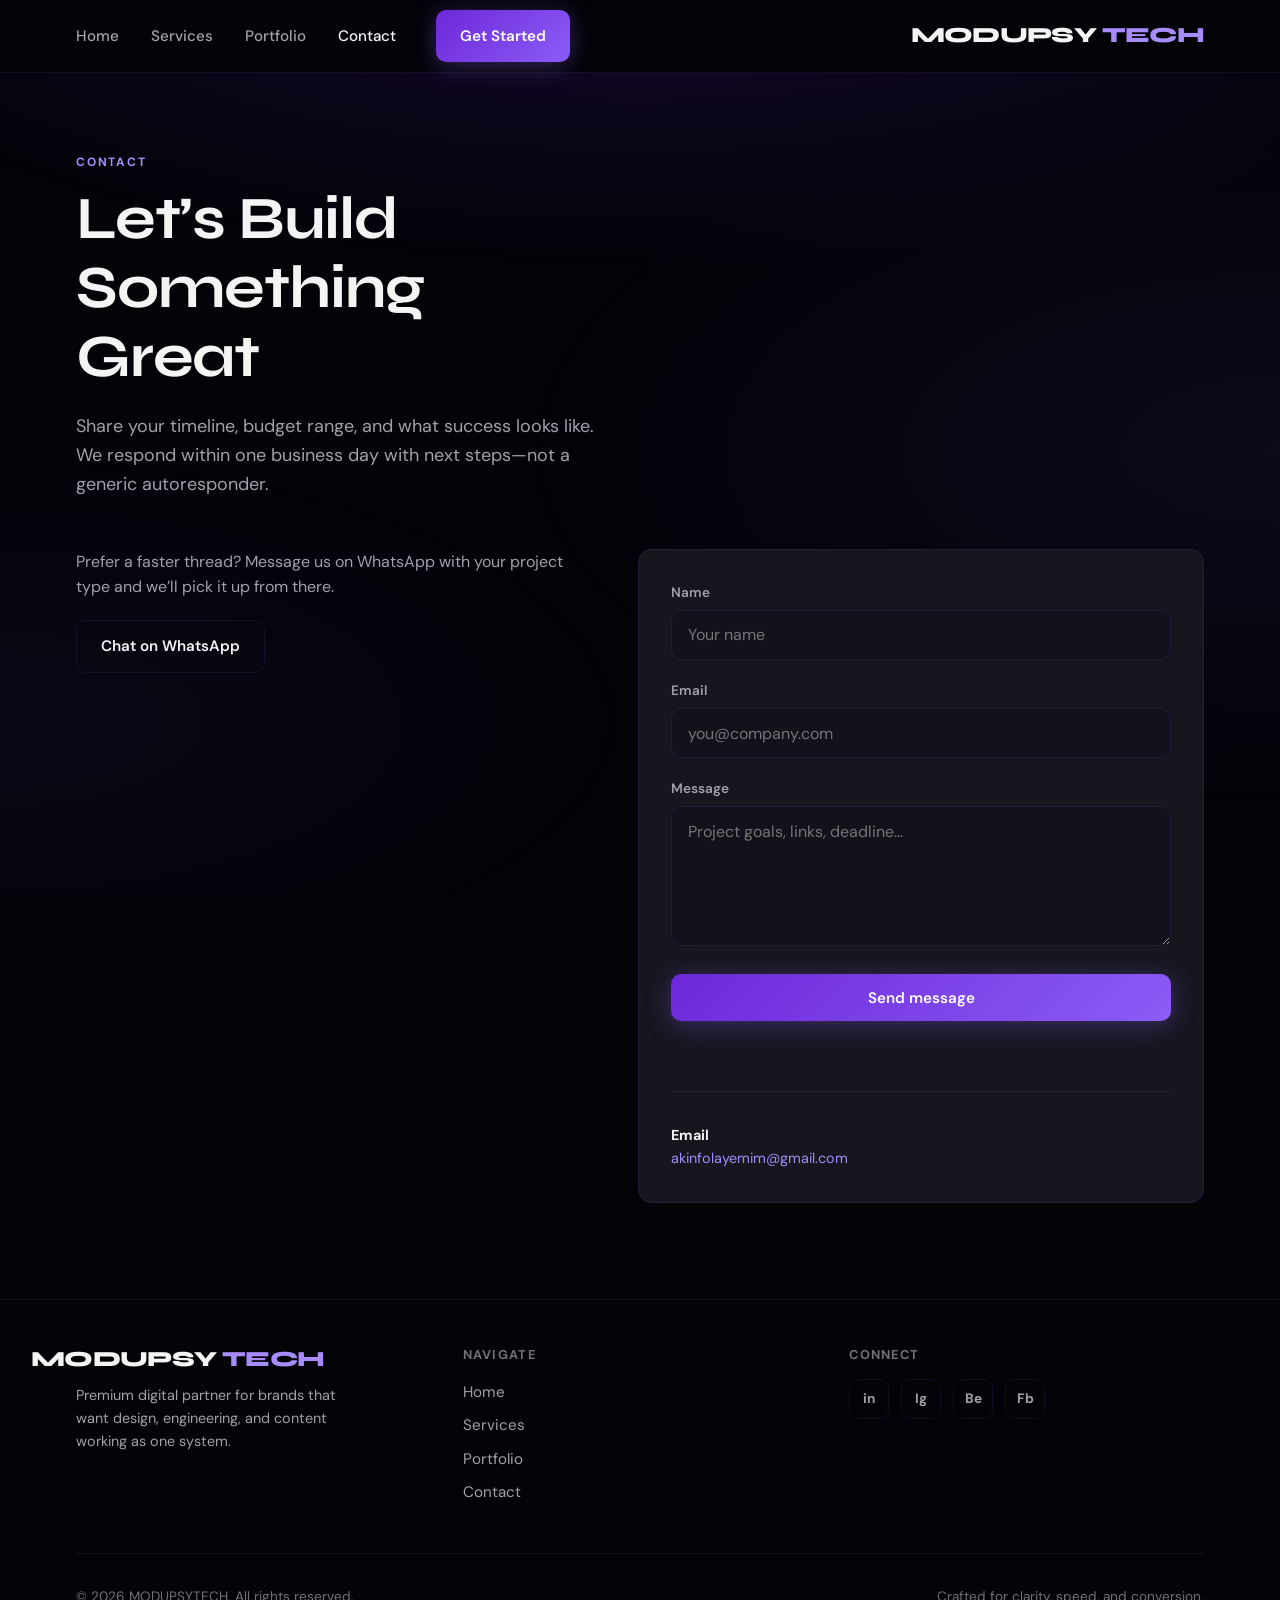
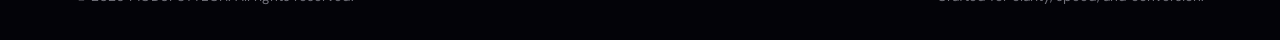
<file: contact.html>
<!DOCTYPE html>
<html lang="en">
  <head>
    <meta charset="UTF-8" />
    <meta name="viewport" content="width=device-width, initial-scale=1.0" />
    <meta name="theme-color" content="#030308" />
    <link rel="icon" href="favicon.svg" type="image/svg+xml" />
    <link rel="apple-touch-icon" href="favicon.svg" />
    <meta name="description" content="Contact CBEMM — tell us about your project. Web, design, social, and video." />
    <title>Contact — MODUPSYTECH</title>
    <link rel="preconnect" href="https://fonts.googleapis.com" />
    <link rel="preconnect" href="https://fonts.gstatic.com" crossorigin />
    <link
      href="https://fonts.googleapis.com/css2?family=DM+Sans:ital,opsz,wght@0,9..40,400;0,9..40,500;0,9..40,600;0,9..40,700;1,9..40,400&family=Syne:wght@500;600;700;800&display=swap"
      rel="stylesheet"
    />
    <link rel="stylesheet" href="css/styles.css" />
  </head>
  <body>
    <div class="page-wrap">
      <header class="site-header">
        <div class="container inner">
          <div class="header-start">
            <button
              class="nav-toggle"
              type="button"
              aria-label="Open menu"
              aria-expanded="false"
            >
              <span></span><span></span><span></span>
            </button>
            <nav class="nav-wrap" aria-label="Main">
              <ul class="nav-list">
                <li><a href="index.html">Home</a></li>
                <li><a href="services.html">Services</a></li>
                <li><a href="portfolio.html">Portfolio</a></li>
                <li><a href="contact.html" aria-current="page">Contact</a></li>
              </ul>
              <div class="nav-cta">
                <a class="btn btn-primary" href="contact.html">Get Started</a>
              </div>
            </nav>
          </div>
          <a href="index.html" class="logo">MODUPSY<span>TECH</span></a>
        </div>
      </header>

      <main>
        <section class="hero" style="padding-bottom: 2rem">
          <div class="container">
            <div class="contact-grid" style="gap: 2rem">
              <div class="contact-intro reveal">
                <p class="section-label">Contact</p>
                <h1>Let’s Build Something Great</h1>
                <p class="lead" style="max-width: none">
                  Share your timeline, budget range, and what success looks like. We respond within one business day with next
                  steps—not a generic autoresponder.
                </p>
              </div>
            </div>
          </div>
        </section>

        <section style="padding-top: 0">
          <div class="container">
            <div class="contact-grid">
              <div class="reveal reveal-delay-1">
                <p style="color: var(--text-muted); margin-bottom: 1.25rem">
                  Prefer a faster thread? Message us on WhatsApp with your project type and we’ll pick it up from there.
                </p>
                <!-- Update wa.me/15551234567 with your full international number (digits only, no +). -->
                <a
                  class="btn btn-ghost"
                  href="https://wa.me/+12484727901?text=Hi%20MODUPSYTECH%2C%20I%27d%20like%20to%20discuss%20a%20project."
                  target="_blank"
                  rel="noopener noreferrer"
                  >Chat on WhatsApp</a
                >
              </div>

              <div class="contact-side reveal reveal-delay-2">
                <!-- Formspree: paste your full endpoint as action (Dashboard → Integration → form endpoint URL). -->
                <form id="contact-form" class="contact-form" action="https://formspree.io/f/xykdynwj" method="POST">
                  <input type="hidden" name="_subject" value="New inquiry — MODUPSYTECH website" />
                  <input type="text" name="_gotcha" class="form-honeypot" tabindex="-1" autocomplete="off" aria-hidden="true" />
                  <div class="form-group">
                    <label for="name">Name</label>
                    <input id="name" name="name" type="text" autocomplete="name" required placeholder="Your name" />
                  </div>
                  <div class="form-group">
                    <label for="email">Email</label>
                    <input id="email" name="email" type="email" autocomplete="email" required placeholder="you@company.com" />
                  </div>
                  <div class="form-group">
                    <label for="message">Message</label>
                    <textarea id="message" name="message" required placeholder="Project goals, links, deadline…"></textarea>
                  </div>
                  <button type="submit" class="btn btn-primary btn-block" data-default-label="Send message">Send message</button>
                  <p class="form-status" role="status" aria-live="polite"></p>
                </form>

                <div class="contact-alt">
                  <p style="margin: 0; color: var(--text-muted); font-size: 0.9rem">
                    <strong style="color: var(--text)">Email</strong><br />
                    <a href="mailto:akinfolayemim@gmail.com">akinfolayemim@gmail.com</a>
                  </p>
                </div>
              </div>
            </div>
          </div>
        </section>
      </main>

      <footer class="site-footer">
        <div class="container">
          <div class="footer-grid">
            <div class="footer-brand">
              <a href="index.html" class="logo">MODUPSY<span>TECH</span></a>
              <p>Premium digital partner for brands that want design, engineering, and content working as one system.</p>
            </div>
            <div class="footer-col">
              <h4>Navigate</h4>
              <ul>
                <li><a href="index.html">Home</a></li>
                <li><a href="services.html">Services</a></li>
                <li><a href="portfolio.html">Portfolio</a></li>
                <li><a href="contact.html">Contact</a></li>
              </ul>
            </div>
            <div class="footer-col">
              <h4>Connect</h4>
              <div class="social-row" aria-label="Social links">
                <a href="https://www.linkedin.com/in/akinfolayemi-modupe-09677139b" target="_blank" rel="noopener noreferrer" aria-label="LinkedIn">in</a>
                <a href="https://www.instagram.com" target="_blank" rel="noopener noreferrer" aria-label="Instagram">Ig</a>
                <a href="https://www.tiktok.com" target="_blank" rel="noopener noreferrer" aria-label="Behance">Be</a>
                <a href="https://www.facebook.com/profile.php?id=61584476973512&_rdc=1&_rdr#" target="_blank" rel="noopener noreferrer" aria-label="Facebook">Fb</a>
              </div>
            </div>
          </div>
          <div class="footer-bottom">
            <span>© 2026 MODUPSYTECH. All rights reserved.</span>
            <span>Crafted for clarity, speed, and conversion.</span>
          </div>
        </div>
      </footer>
    </div>
    <script src="js/main.js"></script>
    <script>
      (function () {
        var params = new URLSearchParams(window.location.search);
        var s = params.get("service");
        var map = { web: "Website Development", design: "Graphic Design", social: "Social Media Management", video: "Video Editing" };
        if (s && map[s]) {
          var ta = document.getElementById("message");
          if (ta && !ta.value) ta.placeholder = "I’m interested in " + map[s] + ". ";
        }
      })();
    </script>
  </body>
</html>
</file>
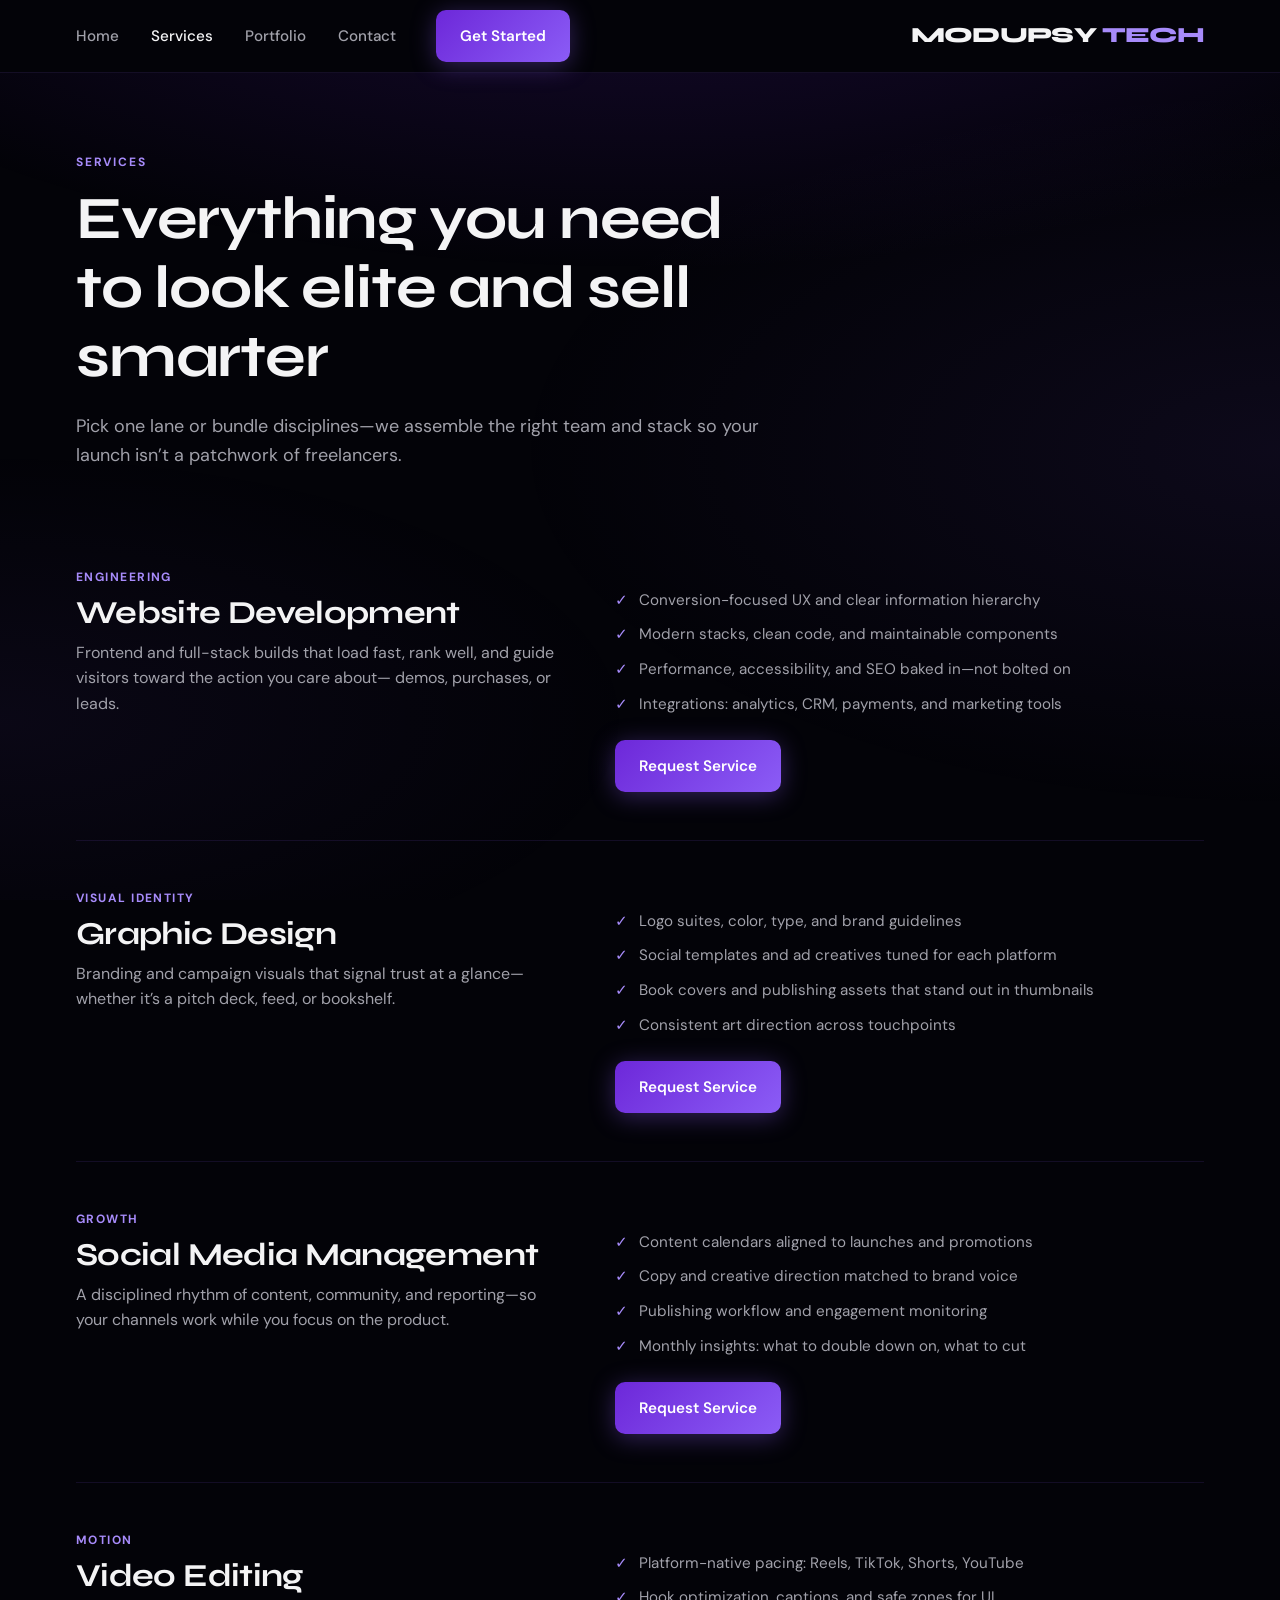
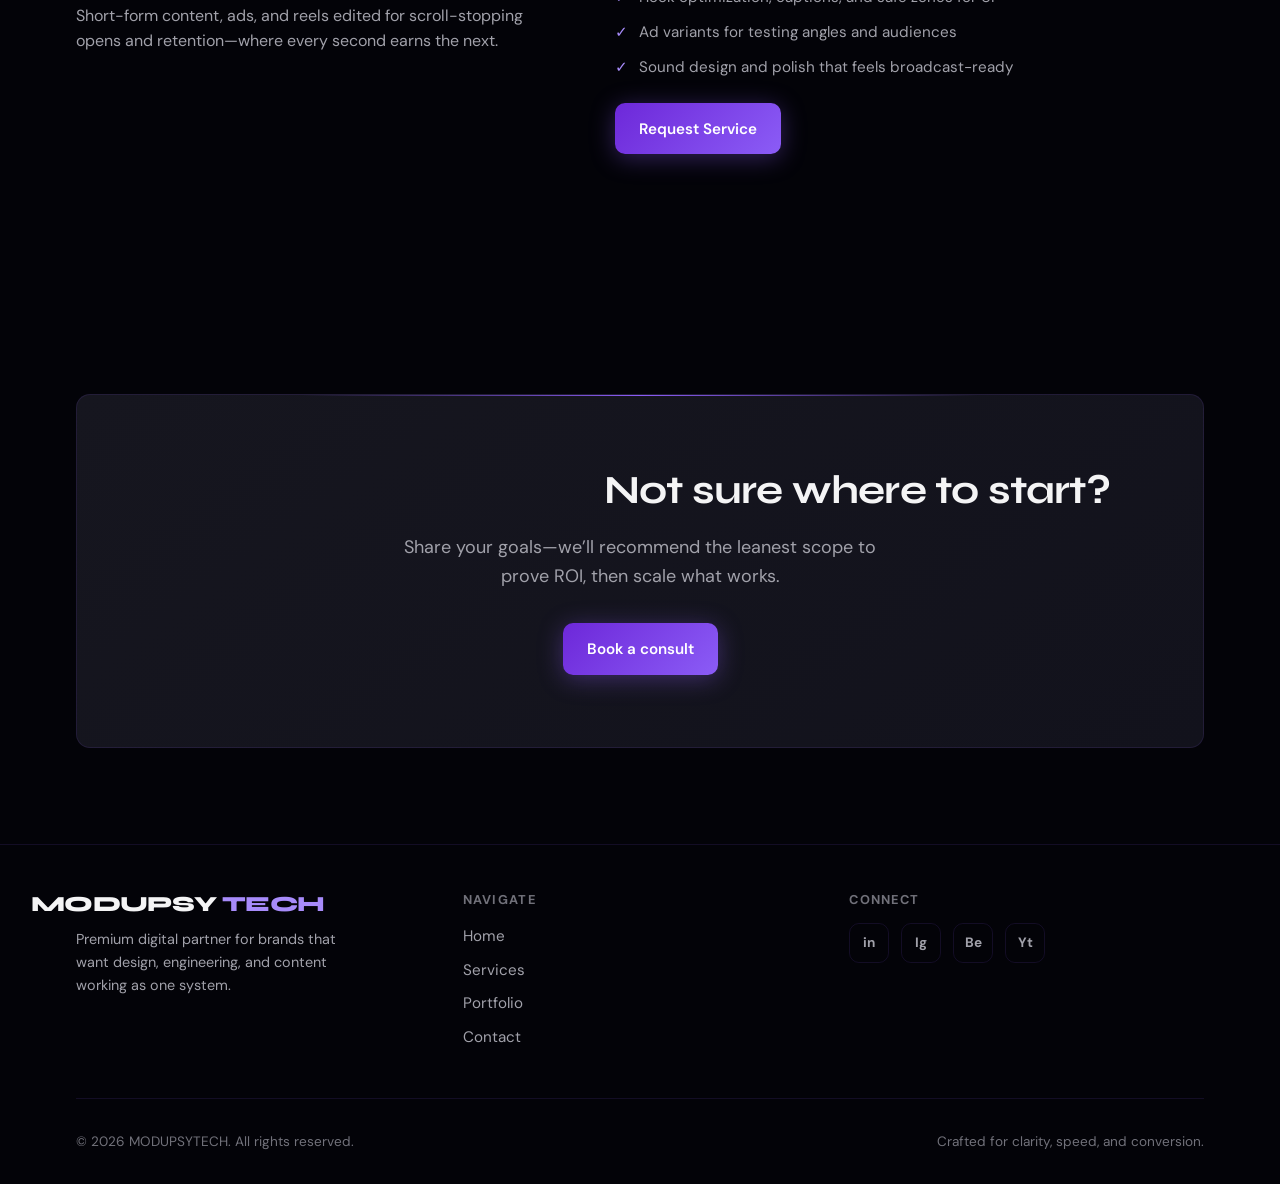
<file: services.html>
<!DOCTYPE html>
<html lang="en">
  <head>
    <meta charset="UTF-8" />
    <meta name="viewport" content="width=device-width, initial-scale=1.0" />
    <meta name="theme-color" content="#030308" />
    <link rel="icon" href="favicon.svg" type="image/svg+xml" />
    <link rel="apple-touch-icon" href="favicon.svg" />
    <meta
      name="description"
      content="CBEMM services: web development, graphic design, social media management, and video editing—built for growth."
    />
    <title>Services — MODUPSYTECH</title>
    <link rel="preconnect" href="https://fonts.googleapis.com" />
    <link rel="preconnect" href="https://fonts.gstatic.com" crossorigin />
    <link
      href="https://fonts.googleapis.com/css2?family=DM+Sans:ital,opsz,wght@0,9..40,400;0,9..40,500;0,9..40,600;0,9..40,700;1,9..40,400&family=Syne:wght@500;600;700;800&display=swap"
      rel="stylesheet"
    />
    <link rel="stylesheet" href="css/styles.css" />
  </head>
  <body>
    <div class="page-wrap">
      <header class="site-header">
        <div class="container inner">
          <div class="header-start">
            <button
              class="nav-toggle"
              type="button"
              aria-label="Open menu"
              aria-expanded="false"
            >
              <span></span><span></span><span></span>
            </button>
            <nav class="nav-wrap" aria-label="Main">
              <ul class="nav-list">
                <li><a href="index.html">Home</a></li>
                <li><a href="services.html" aria-current="page">Services</a></li>
                <li><a href="portfolio.html">Portfolio</a></li>
                <li><a href="contact.html">Contact</a></li>
              </ul>
              <div class="nav-cta">
                <a class="btn btn-primary" href="contact.html">Get Started</a>
              </div>
            </nav>
          </div>
          <a href="index.html" class="logo">MODUPSY<span>TECH</span></a>
        </div>
      </header>

      <main>
        <section class="hero" style="padding-bottom: 2rem">
          <div class="container">
            <div class="section-head reveal" style="margin-bottom: 0; max-width: 720px">
              <p class="section-label">Services</p>
              <h1>Everything you need to look elite and sell smarter</h1>
              <p class="lead" style="max-width: none">
                Pick one lane or bundle disciplines—we assemble the right team and stack so your launch isn’t a patchwork of
                freelancers.
              </p>
            </div>
          </div>
        </section>

        <section style="padding-top: 0">
          <div class="container">
            <article class="service-block reveal" id="web">
              <div>
                <p class="tag">Engineering</p>
                <h2>Website Development</h2>
                <p>
                  Frontend and full-stack builds that load fast, rank well, and guide visitors toward the action you care about—
                  demos, purchases, or leads.
                </p>
              </div>
              <div>
                <ul class="benefits-list">
                  <li>Conversion-focused UX and clear information hierarchy</li>
                  <li>Modern stacks, clean code, and maintainable components</li>
                  <li>Performance, accessibility, and SEO baked in—not bolted on</li>
                  <li>Integrations: analytics, CRM, payments, and marketing tools</li>
                </ul>
                <a class="btn btn-primary" href="contact.html?service=web">Request Service</a>
              </div>
            </article>

            <article class="service-block reveal" id="design">
              <div>
                <p class="tag">Visual identity</p>
                <h2>Graphic Design</h2>
                <p>
                  Branding and campaign visuals that signal trust at a glance—whether it’s a pitch deck, feed, or bookshelf.
                </p>
              </div>
              <div>
                <ul class="benefits-list">
                  <li>Logo suites, color, type, and brand guidelines</li>
                  <li>Social templates and ad creatives tuned for each platform</li>
                  <li>Book covers and publishing assets that stand out in thumbnails</li>
                  <li>Consistent art direction across touchpoints</li>
                </ul>
                <a class="btn btn-primary" href="contact.html?service=design">Request Service</a>
              </div>
            </article>

            <article class="service-block reveal" id="social">
              <div>
                <p class="tag">Growth</p>
                <h2>Social Media Management</h2>
                <p>
                  A disciplined rhythm of content, community, and reporting—so your channels work while you focus on the product.
                </p>
              </div>
              <div>
                <ul class="benefits-list">
                  <li>Content calendars aligned to launches and promotions</li>
                  <li>Copy and creative direction matched to brand voice</li>
                  <li>Publishing workflow and engagement monitoring</li>
                  <li>Monthly insights: what to double down on, what to cut</li>
                </ul>
                <a class="btn btn-primary" href="contact.html?service=social">Request Service</a>
              </div>
            </article>

            <article class="service-block reveal" id="video">
              <div>
                <p class="tag">Motion</p>
                <h2>Video Editing</h2>
                <p>
                  Short-form content, ads, and reels edited for scroll-stopping opens and retention—where every second earns the
                  next.
                </p>
              </div>
              <div>
                <ul class="benefits-list">
                  <li>Platform-native pacing: Reels, TikTok, Shorts, YouTube</li>
                  <li>Hook optimization, captions, and safe zones for UI</li>
                  <li>Ad variants for testing angles and audiences</li>
                  <li>Sound design and polish that feels broadcast-ready</li>
                </ul>
                <a class="btn btn-primary" href="contact.html?service=video">Request Service</a>
              </div>
            </article>
          </div>
        </section>

        <section>
          <div class="container reveal">
            <div class="cta-band">
              <h2>Not sure where to start?</h2>
              <p class="lead">Share your goals—we’ll recommend the leanest scope to prove ROI, then scale what works.</p>
              <div class="btn-row" style="justify-content: center; margin-top: 2rem">
                <a class="btn btn-primary" href="contact.html">Book a consult</a>
              </div>
            </div>
          </div>
        </section>
      </main>

      <footer class="site-footer">
        <div class="container">
          <div class="footer-grid">
            <div class="footer-brand">
              <a href="index.html" class="logo">MODUPSY<span>TECH</span></a>
              <p>Premium digital partner for brands that want design, engineering, and content working as one system.</p>
            </div>
            <div class="footer-col">
              <h4>Navigate</h4>
              <ul>
                <li><a href="index.html">Home</a></li>
                <li><a href="services.html">Services</a></li>
                <li><a href="portfolio.html">Portfolio</a></li>
                <li><a href="contact.html">Contact</a></li>
              </ul>
            </div>
            <div class="footer-col">
              <h4>Connect</h4>
              <div class="social-row" aria-label="Social links">
                <a href="https://www.linkedin.com" target="_blank" rel="noopener noreferrer" aria-label="LinkedIn">in</a>
                <a href="https://www.instagram.com" target="_blank" rel="noopener noreferrer" aria-label="Instagram">Ig</a>
                <a href="https://www.behance.net" target="_blank" rel="noopener noreferrer" aria-label="Behance">Be</a>
                <a href="https://www.youtube.com" target="_blank" rel="noopener noreferrer" aria-label="YouTube">Yt</a>
              </div>
            </div>
          </div>
          <div class="footer-bottom">
            <span>© 2026 MODUPSYTECH. All rights reserved.</span>
            <span>Crafted for clarity, speed, and conversion.</span>
          </div>
        </div>
      </footer>
    </div>
    <script src="js/main.js"></script>
  </body>
</html>
</file>
<file: css/styles.css>
/* CBEMM — Premium tech agency */
:root {
  --bg-deep: #030308;
  --bg: #0a0a12;
  --bg-elevated: #12121c;
  --surface: #16161f;
  --border: rgba(139, 92, 246, 0.12);
  --purple: #8b5cf6;
  --purple-bright: #a78bfa;
  --purple-dim: #6d28d9;
  --purple-glow: rgba(139, 92, 246, 0.35);
  --text: #f4f4f5;
  --text-muted: #a1a1aa;
  --text-dim: #71717a;
  --accent-line: linear-gradient(90deg, transparent, var(--purple), transparent);
  --radius: 14px;
  --radius-sm: 10px;
  --font-display: "Syne", system-ui, sans-serif;
  --font-body: "DM Sans", system-ui, sans-serif;
  --nav-h: 72px;
  --ease-out: cubic-bezier(0.22, 1, 0.36, 1);
}

*,
*::before,
*::after {
  box-sizing: border-box;
}

html {
  scroll-behavior: smooth;
  -webkit-text-size-adjust: 100%;
}

body {
  margin: 0;
  font-family: var(--font-body);
  font-size: 1rem;
  line-height: 1.6;
  color: var(--text);
  background: var(--bg-deep);
  min-height: 100vh;
  overflow-x: hidden;
  padding-bottom: env(safe-area-inset-bottom, 0px);
}

/* Background mesh */
body::before {
  content: "";
  position: fixed;
  inset: 0;
  background:
    radial-gradient(ellipse 80% 50% at 50% -20%, rgba(109, 40, 217, 0.25), transparent),
    radial-gradient(ellipse 60% 40% at 100% 50%, rgba(139, 92, 246, 0.08), transparent),
    radial-gradient(ellipse 50% 30% at 0% 80%, rgba(139, 92, 246, 0.06), transparent);
  pointer-events: none;
  z-index: -1;
}

img {
  max-width: 100%;
  height: auto;
  display: block;
}

a {
  color: var(--purple-bright);
  text-decoration: none;
  transition: color 0.2s var(--ease-out);
}

a:hover {
  color: var(--text);
}

.container {
  width: 100%;
  max-width: 1160px;
  margin-inline: auto;
  padding-inline: max(1rem, env(safe-area-inset-left, 0px)) max(1rem, env(safe-area-inset-right, 0px));
}

/* Typography */
h1,
h2,
h3,
h4 {
  font-family: var(--font-display);
  font-weight: 700;
  line-height: 1.15;
  letter-spacing: -0.02em;
  margin: 0 0 0.5em;
}

h1 {
  font-size: clamp(2.25rem, 5vw, 3.75rem);
}

h2 {
  font-size: clamp(1.75rem, 3.5vw, 2.5rem);
}

h3 {
  font-size: 1.25rem;
}

p {
  margin: 0 0 1em;
  color: var(--text-muted);
}

.lead {
  font-size: 1.125rem;
  max-width: 36ch;
}

.muted {
  color: var(--text-dim);
  font-size: 0.9rem;
}

/* Buttons */
.btn {
  display: inline-flex;
  align-items: center;
  justify-content: center;
  gap: 0.5rem;
  padding: 0.85rem 1.5rem;
  font-family: var(--font-body);
  font-size: 0.95rem;
  font-weight: 600;
  border-radius: var(--radius-sm);
  border: none;
  cursor: pointer;
  transition:
    transform 0.25s var(--ease-out),
    box-shadow 0.25s var(--ease-out),
    background 0.2s;
}

.btn-primary {
  background: linear-gradient(135deg, var(--purple-dim), var(--purple));
  color: #fff;
  box-shadow: 0 4px 24px var(--purple-glow);
}

.btn-primary:hover {
  transform: translateY(-2px);
  box-shadow: 0 8px 32px var(--purple-glow);
  color: #fff;
}

.btn-ghost {
  background: transparent;
  color: var(--text);
  border: 1px solid var(--border);
}

.btn-ghost:hover {
  border-color: var(--purple);
  color: var(--purple-bright);
  transform: translateY(-2px);
}

.btn-block {
  width: 100%;
}

.btn-row {
  display: flex;
  flex-wrap: wrap;
  gap: 0.75rem;
  margin-top: 1.5rem;
}

/* Nav — menu cluster left, logo right; solid bar (no transparency) */
.site-header {
  position: sticky;
  top: 0;
  z-index: 100;
  min-height: calc(var(--nav-h) + env(safe-area-inset-top, 0px));
  padding-top: env(safe-area-inset-top, 0px);
  background-color: var(--bg-deep);
  border-bottom: 1px solid var(--border);
}

.site-header .inner {
  min-height: var(--nav-h);
  display: flex;
  align-items: center;
  justify-content: space-between;
  gap: 1rem;
}

.header-start {
  display: flex;
  align-items: center;
  gap: 0.75rem;
  flex: 1;
  min-width: 0;
}

.logo {
  font-family: var(--font-display);
  font-weight: 800;
  font-size: clamp(0.88rem, 3.1vw, 1.35rem);
  letter-spacing: -0.03em;
  color: var(--text);
  display: flex;
  align-items: center;
  gap: 0.35rem;
  flex-shrink: 0;
  text-align: right;
  line-height: 1.1;
  max-width: min(11.5em, 52vw);
  justify-content: flex-end;
}

.logo span {
  color: var(--purple-bright);
}

.nav-toggle {
  display: none;
  flex-direction: column;
  justify-content: center;
  align-items: center;
  gap: 6px;
  background: none;
  border: none;
  cursor: pointer;
  padding: 0;
  min-width: 44px;
  min-height: 44px;
  flex-shrink: 0;
  -webkit-tap-highlight-color: transparent;
}

.nav-toggle span {
  display: block;
  width: 24px;
  height: 2px;
  background: var(--text);
  border-radius: 2px;
  transition: transform 0.3s var(--ease-out), opacity 0.2s;
}

.nav-toggle[aria-expanded="true"] span:nth-child(1) {
  transform: translateY(8px) rotate(45deg);
}

.nav-toggle[aria-expanded="true"] span:nth-child(2) {
  opacity: 0;
}

.nav-toggle[aria-expanded="true"] span:nth-child(3) {
  transform: translateY(-8px) rotate(-45deg);
}

.nav-list {
  display: flex;
  align-items: center;
  gap: 2rem;
  list-style: none;
  margin: 0;
  padding: 0;
}

.nav-list a {
  color: var(--text-muted);
  font-weight: 500;
  font-size: 0.95rem;
}

.nav-list a:hover,
.nav-list a[aria-current="page"] {
  color: var(--text);
}

.nav-wrap {
  display: flex;
  align-items: center;
  gap: 2rem;
}

.nav-cta {
  margin-left: 0.5rem;
}

@media (max-width: 860px) {
  .nav-toggle {
    display: flex;
  }

  .nav-wrap {
    display: flex;
    position: fixed;
    z-index: 90;
    top: calc(var(--nav-h) + env(safe-area-inset-top, 0px));
    left: 0;
    bottom: 0;
    width: min(100vw, 20rem);
    max-width: 100%;
    background-color: var(--bg-deep);
    padding: 1.5rem max(1.5rem, env(safe-area-inset-left, 0px)) 2rem;
    flex-direction: column;
    align-items: stretch;
    gap: 1.5rem;
    transform: translateX(-100%);
    transition: transform 0.35s var(--ease-out);
    border-right: 1px solid var(--border);
    box-shadow: 8px 0 40px rgba(0, 0, 0, 0.45);
    overflow-y: auto;
    -webkit-overflow-scrolling: touch;
  }

  .nav-wrap.is-open {
    transform: translateX(0);
  }

  .nav-list {
    flex-direction: column;
    align-items: flex-start;
    gap: 0.25rem;
  }

  .nav-list a {
    display: flex;
    align-items: center;
    padding: 0.65rem 0;
    min-height: 44px;
  }

  .nav-cta {
    margin-left: 0;
  }

  .nav-cta .btn {
    width: 100%;
    min-height: 48px;
  }

  .btn-row .btn {
    min-height: 48px;
    padding-inline: 1.25rem;
  }

  .filter-btn {
    min-height: 44px;
    padding-inline: 1.25rem;
  }
}

/* Sections */
section {
  padding: clamp(4rem, 10vw, 6rem) 0;
}

.section-label {
  font-size: 0.75rem;
  font-weight: 700;
  text-transform: uppercase;
  letter-spacing: 0.15em;
  color: var(--purple-bright);
  margin-bottom: 0.75rem;
}

.section-head {
  max-width: 640px;
  margin-bottom: 2.5rem;
}

.section-head h2 {
  margin-bottom: 0.35em;
}

/* Hero */
.hero {
  padding-top: clamp(3rem, 8vw, 5rem);
  padding-bottom: clamp(4rem, 12vw, 7rem);
  position: relative;
}

.hero-grid {
  display: grid;
  grid-template-columns: 1fr;
  gap: 3rem;
  align-items: center;
}

@media (min-width: 900px) {
  .hero-grid {
    grid-template-columns: 1.1fr 0.9fr;
    gap: 4rem;
  }
}

.hero-badge {
  display: inline-flex;
  align-items: center;
  gap: 0.5rem;
  padding: 0.4rem 0.85rem;
  border-radius: 999px;
  border: 1px solid var(--border);
  background: var(--surface);
  font-size: 0.8rem;
  color: var(--text-muted);
  margin-bottom: 1.25rem;
}

.hero-badge::before {
  content: "";
  width: 6px;
  height: 6px;
  border-radius: 50%;
  background: var(--purple);
  box-shadow: 0 0 10px var(--purple);
}

.hero h1 {
  margin-bottom: 0.35em;
}

.hero-visual {
  position: relative;
  aspect-ratio: 4/3;
  border-radius: var(--radius);
  overflow: hidden;
  border: 1px solid var(--border);
  background: var(--surface);
}

.hero-visual::after {
  content: "";
  position: absolute;
  inset: 0;
  background: linear-gradient(135deg, rgba(139, 92, 246, 0.15), transparent 50%);
  pointer-events: none;
}

.hero-visual-inner {
  position: absolute;
  inset: 12%;
  border-radius: var(--radius-sm);
  border: 1px solid rgba(139, 92, 246, 0.2);
  background: linear-gradient(160deg, var(--bg-elevated), var(--bg-deep));
  display: grid;
  place-items: center;
  font-family: var(--font-display);
  font-size: clamp(2rem, 4vw, 3rem);
  font-weight: 800;
  color: var(--text-dim);
  letter-spacing: -0.05em;
}

.hero-visual-inner span {
  background: linear-gradient(135deg, var(--text), var(--purple-bright));
  -webkit-background-clip: text;
  -webkit-text-fill-color: transparent;
  background-clip: text;
}

/* Cards grid */
.cards-grid {
  display: grid;
  grid-template-columns: repeat(auto-fit, minmax(260px, 1fr));
  gap: 1.25rem;
}

.card {
  padding: 1.75rem;
  border-radius: var(--radius);
  background: var(--surface);
  border: 1px solid var(--border);
  transition:
    border-color 0.3s var(--ease-out),
    transform 0.3s var(--ease-out),
    box-shadow 0.3s var(--ease-out);
}

.card:hover {
  border-color: rgba(139, 92, 246, 0.35);
  transform: translateY(-4px);
  box-shadow: 0 20px 40px rgba(0, 0, 0, 0.35);
}

.card-icon {
  width: 48px;
  height: 48px;
  border-radius: var(--radius-sm);
  background: linear-gradient(135deg, rgba(109, 40, 217, 0.4), rgba(139, 92, 246, 0.15));
  display: grid;
  place-items: center;
  margin-bottom: 1.25rem;
  font-size: 1.35rem;
}

.card h3 {
  margin-bottom: 0.5rem;
  color: var(--text);
}

.card p {
  margin: 0;
  font-size: 0.95rem;
}

/* Why us */
.why-grid {
  display: grid;
  grid-template-columns: repeat(auto-fit, minmax(240px, 1fr));
  gap: 2rem;
}

.why-item h3 {
  font-size: 1.1rem;
  display: flex;
  align-items: center;
  gap: 0.65rem;
  margin-bottom: 0.65rem;
}

.why-item h3::before {
  content: "";
  width: 8px;
  height: 8px;
  border-radius: 2px;
  background: var(--purple);
  flex-shrink: 0;
}

.why-item p {
  margin: 0;
  font-size: 0.95rem;
}

/* Testimonials */
.testimonials {
  background: linear-gradient(180deg, transparent, rgba(139, 92, 246, 0.04), transparent);
}

.testimonial-grid {
  display: grid;
  grid-template-columns: repeat(auto-fit, minmax(300px, 1fr));
  gap: 1.25rem;
}

.testimonial {
  padding: 1.75rem;
  border-radius: var(--radius);
  background: var(--bg-elevated);
  border: 1px solid var(--border);
}

.testimonial blockquote {
  margin: 0 0 1.25rem;
  font-size: 1.05rem;
  color: var(--text-muted);
  font-style: normal;
  line-height: 1.65;
}

.testimonial cite {
  font-style: normal;
  font-weight: 600;
  color: var(--text);
  font-size: 0.9rem;
}

.testimonial cite span {
  display: block;
  font-weight: 400;
  color: var(--text-dim);
  font-size: 0.85rem;
  margin-top: 0.2rem;
}

/* Portfolio preview & grid */
.portfolio-preview .cards-grid {
  margin-bottom: 2rem;
}

.portfolio-thumb {
  aspect-ratio: 16/10;
  border-radius: var(--radius-sm);
  overflow: hidden;
  margin-bottom: 1rem;
  border: 1px solid var(--border);
}

.portfolio-thumb img {
  width: 100%;
  height: 100%;
  object-fit: cover;
  transition: transform 0.5s var(--ease-out);
}

.card:hover .portfolio-thumb img {
  transform: scale(1.05);
}

.portfolio-filters {
  display: flex;
  flex-wrap: wrap;
  gap: 0.5rem;
  margin-bottom: 2rem;
}

.filter-btn {
  padding: 0.5rem 1.1rem;
  font-family: var(--font-body);
  font-size: 0.875rem;
  font-weight: 600;
  border-radius: 999px;
  border: 1px solid var(--border);
  background: transparent;
  color: var(--text-muted);
  cursor: pointer;
  transition:
    background 0.2s,
    border-color 0.2s,
    color 0.2s;
}

.filter-btn:hover,
.filter-btn.is-active {
  background: rgba(139, 92, 246, 0.15);
  border-color: var(--purple);
  color: var(--text);
}

.portfolio-grid-page {
  display: grid;
  grid-template-columns: repeat(auto-fill, minmax(300px, 1fr));
  gap: 1.5rem;
}

.portfolio-item {
  border-radius: var(--radius);
  overflow: hidden;
  background: var(--surface);
  border: 1px solid var(--border);
  transition:
    opacity 0.35s var(--ease-out),
    transform 0.35s var(--ease-out);
}

.portfolio-item.is-hidden {
  display: none;
}

.portfolio-item .thumb {
  aspect-ratio: 16/10;
  overflow: hidden;
}

.portfolio-item .thumb img {
  width: 100%;
  height: 100%;
  object-fit: cover;
  transition: transform 0.5s var(--ease-out);
}

.portfolio-item:hover .thumb img {
  transform: scale(1.06);
}

.portfolio-item .body {
  padding: 1.25rem 1.5rem 1.5rem;
}

.portfolio-item .cat {
  font-size: 0.7rem;
  font-weight: 700;
  text-transform: uppercase;
  letter-spacing: 0.12em;
  color: var(--purple-bright);
  margin-bottom: 0.35rem;
}

.portfolio-item h3 {
  font-size: 1.1rem;
  margin-bottom: 0.35rem;
}

.portfolio-item p {
  margin: 0;
  font-size: 0.9rem;
}

/* CTA band */
.cta-band {
  text-align: center;
  padding: clamp(3rem, 8vw, 4.5rem);
  border-radius: var(--radius);
  border: 1px solid var(--border);
  background: linear-gradient(145deg, var(--surface), var(--bg-elevated));
  position: relative;
  overflow: hidden;
}

.cta-band::before {
  content: "";
  position: absolute;
  top: 0;
  left: 50%;
  transform: translateX(-50%);
  width: 60%;
  height: 1px;
  background: var(--accent-line);
}

.cta-band h2 {
  max-width: 520px;
  margin-inline: auto 0.35em;
}

.cta-band .lead {
  margin-inline: auto;
  max-width: 42ch;
}

/* Services page */
.service-block {
  display: grid;
  gap: 2rem;
  padding: 2.5rem 0;
  border-bottom: 1px solid var(--border);
}

.service-block:last-child {
  border-bottom: none;
}

@media (min-width: 880px) {
  .service-block {
    grid-template-columns: 1fr 1.2fr;
    align-items: start;
    gap: 3rem;
    padding: 3rem 0;
  }
}

.service-block .tag {
  font-size: 0.75rem;
  font-weight: 700;
  text-transform: uppercase;
  letter-spacing: 0.12em;
  color: var(--purple-bright);
  margin-bottom: 0.5rem;
}

.service-block h2 {
  font-size: clamp(1.5rem, 2.5vw, 2rem);
  margin-bottom: 0.5rem;
}

.benefits-list {
  list-style: none;
  margin: 1.25rem 0 1.5rem;
  padding: 0;
}

.benefits-list li {
  position: relative;
  padding-left: 1.5rem;
  margin-bottom: 0.65rem;
  color: var(--text-muted);
  font-size: 0.95rem;
}

.benefits-list li::before {
  content: "✓";
  position: absolute;
  left: 0;
  color: var(--purple-bright);
  font-weight: 700;
}

/* Contact */
.contact-grid {
  display: grid;
  gap: 3rem;
}

@media (min-width: 900px) {
  .contact-grid {
    grid-template-columns: 1fr 1.1fr;
    align-items: start;
  }
}

.contact-intro h1 {
  margin-bottom: 0.35em;
}

.contact-side {
  position: relative;
  padding: 2rem;
  border-radius: var(--radius);
  background: var(--surface);
  border: 1px solid var(--border);
}

.form-group {
  margin-bottom: 1.25rem;
}

.form-group label {
  display: block;
  font-size: 0.85rem;
  font-weight: 600;
  color: var(--text-muted);
  margin-bottom: 0.4rem;
}

.form-group input,
.form-group textarea {
  width: 100%;
  padding: 0.85rem 1rem;
  font-family: var(--font-body);
  font-size: 1rem;
  color: var(--text);
  background: var(--bg-elevated);
  border: 1px solid var(--border);
  border-radius: var(--radius-sm);
  transition: border-color 0.2s, box-shadow 0.2s;
}

.form-group input:focus,
.form-group textarea:focus {
  outline: none;
  border-color: var(--purple);
  box-shadow: 0 0 0 3px rgba(139, 92, 246, 0.15);
}

.form-group textarea {
  min-height: 140px;
  resize: vertical;
}

.form-status {
  margin-top: 1rem;
  font-size: 0.9rem;
  min-height: 1.5em;
}

.form-status.success {
  color: var(--purple-bright);
}

.form-status.form-error {
  color: #f87171;
}

.form-honeypot {
  position: absolute;
  left: -9999px;
  width: 1px;
  height: 1px;
  opacity: 0;
  pointer-events: none;
}

.contact-alt {
  margin-top: 2rem;
  padding-top: 2rem;
  border-top: 1px solid var(--border);
}

.contact-alt p {
  margin-bottom: 0.75rem;
  font-size: 0.95rem;
}

.wa-link {
  display: inline-flex;
  align-items: center;
  gap: 0.5rem;
  font-weight: 600;
  color: var(--text);
}

.wa-link:hover {
  color: var(--purple-bright);
}

/* Footer */
.site-footer {
  padding: 3rem 0 2rem;
  border-top: 1px solid var(--border);
  margin-top: auto;
}

.footer-grid {
  display: grid;
  gap: 2rem;
  grid-template-columns: repeat(auto-fit, minmax(200px, 1fr));
  margin-bottom: 2.5rem;
}

.footer-brand .logo {
  margin-bottom: 0.75rem;
}

.footer-brand p {
  font-size: 0.9rem;
  max-width: 280px;
  margin: 0;
}

.footer-col h4 {
  font-family: var(--font-body);
  font-size: 0.8rem;
  font-weight: 700;
  text-transform: uppercase;
  letter-spacing: 0.1em;
  color: var(--text-dim);
  margin-bottom: 1rem;
}

.footer-col ul {
  list-style: none;
  margin: 0;
  padding: 0;
}

.footer-col li {
  margin-bottom: 0.5rem;
}

.footer-col a {
  color: var(--text-muted);
  font-size: 0.95rem;
}

.footer-col a:hover {
  color: var(--purple-bright);
}

.social-row {
  display: flex;
  gap: 0.75rem;
  flex-wrap: wrap;
}

.social-row a {
  width: 40px;
  height: 40px;
  border-radius: var(--radius-sm);
  border: 1px solid var(--border);
  display: grid;
  place-items: center;
  color: var(--text-muted);
  font-size: 0.85rem;
  font-weight: 700;
  transition:
    border-color 0.2s,
    color 0.2s,
    background 0.2s;
}

.social-row a:hover {
  border-color: var(--purple);
  color: var(--purple-bright);
  background: rgba(139, 92, 246, 0.08);
}

.footer-bottom {
  display: flex;
  flex-wrap: wrap;
  gap: 1rem;
  justify-content: space-between;
  align-items: center;
  padding-top: 2rem;
  border-top: 1px solid var(--border);
  font-size: 0.85rem;
  color: var(--text-dim);
}

/* Page layout */
.page-wrap {
  display: flex;
  flex-direction: column;
  min-height: 100vh;
}

main {
  flex: 1;
}

/* Reveal animations */
.reveal {
  opacity: 0;
  transform: translateY(28px);
  transition:
    opacity 0.7s var(--ease-out),
    transform 0.7s var(--ease-out);
}

.reveal.is-visible {
  opacity: 1;
  transform: translateY(0);
}

.reveal-delay-1 {
  transition-delay: 0.08s;
}

.reveal-delay-2 {
  transition-delay: 0.16s;
}

.reveal-delay-3 {
  transition-delay: 0.24s;
}

/* Stagger children */
.stagger-children > * {
  opacity: 0;
  transform: translateY(20px);
  transition:
    opacity 0.6s var(--ease-out),
    transform 0.6s var(--ease-out);
}

.stagger-children.is-visible > *:nth-child(1) {
  transition-delay: 0.05s;
}
.stagger-children.is-visible > *:nth-child(2) {
  transition-delay: 0.1s;
}
.stagger-children.is-visible > *:nth-child(3) {
  transition-delay: 0.15s;
}
.stagger-children.is-visible > *:nth-child(4) {
  transition-delay: 0.2s;
}

.stagger-children.is-visible > * {
  opacity: 1;
  transform: translateY(0);
}

/* Reduced motion */
@media (prefers-reduced-motion: reduce) {
  html {
    scroll-behavior: auto;
  }

  .reveal,
  .stagger-children > *,
  .card,
  .portfolio-item,
  .btn-primary,
  .btn-ghost {
    transition: none;
  }

  .reveal {
    opacity: 1;
    transform: none;
  }

  .stagger-children > * {
    opacity: 1;
    transform: none;
  }
}
</file>
